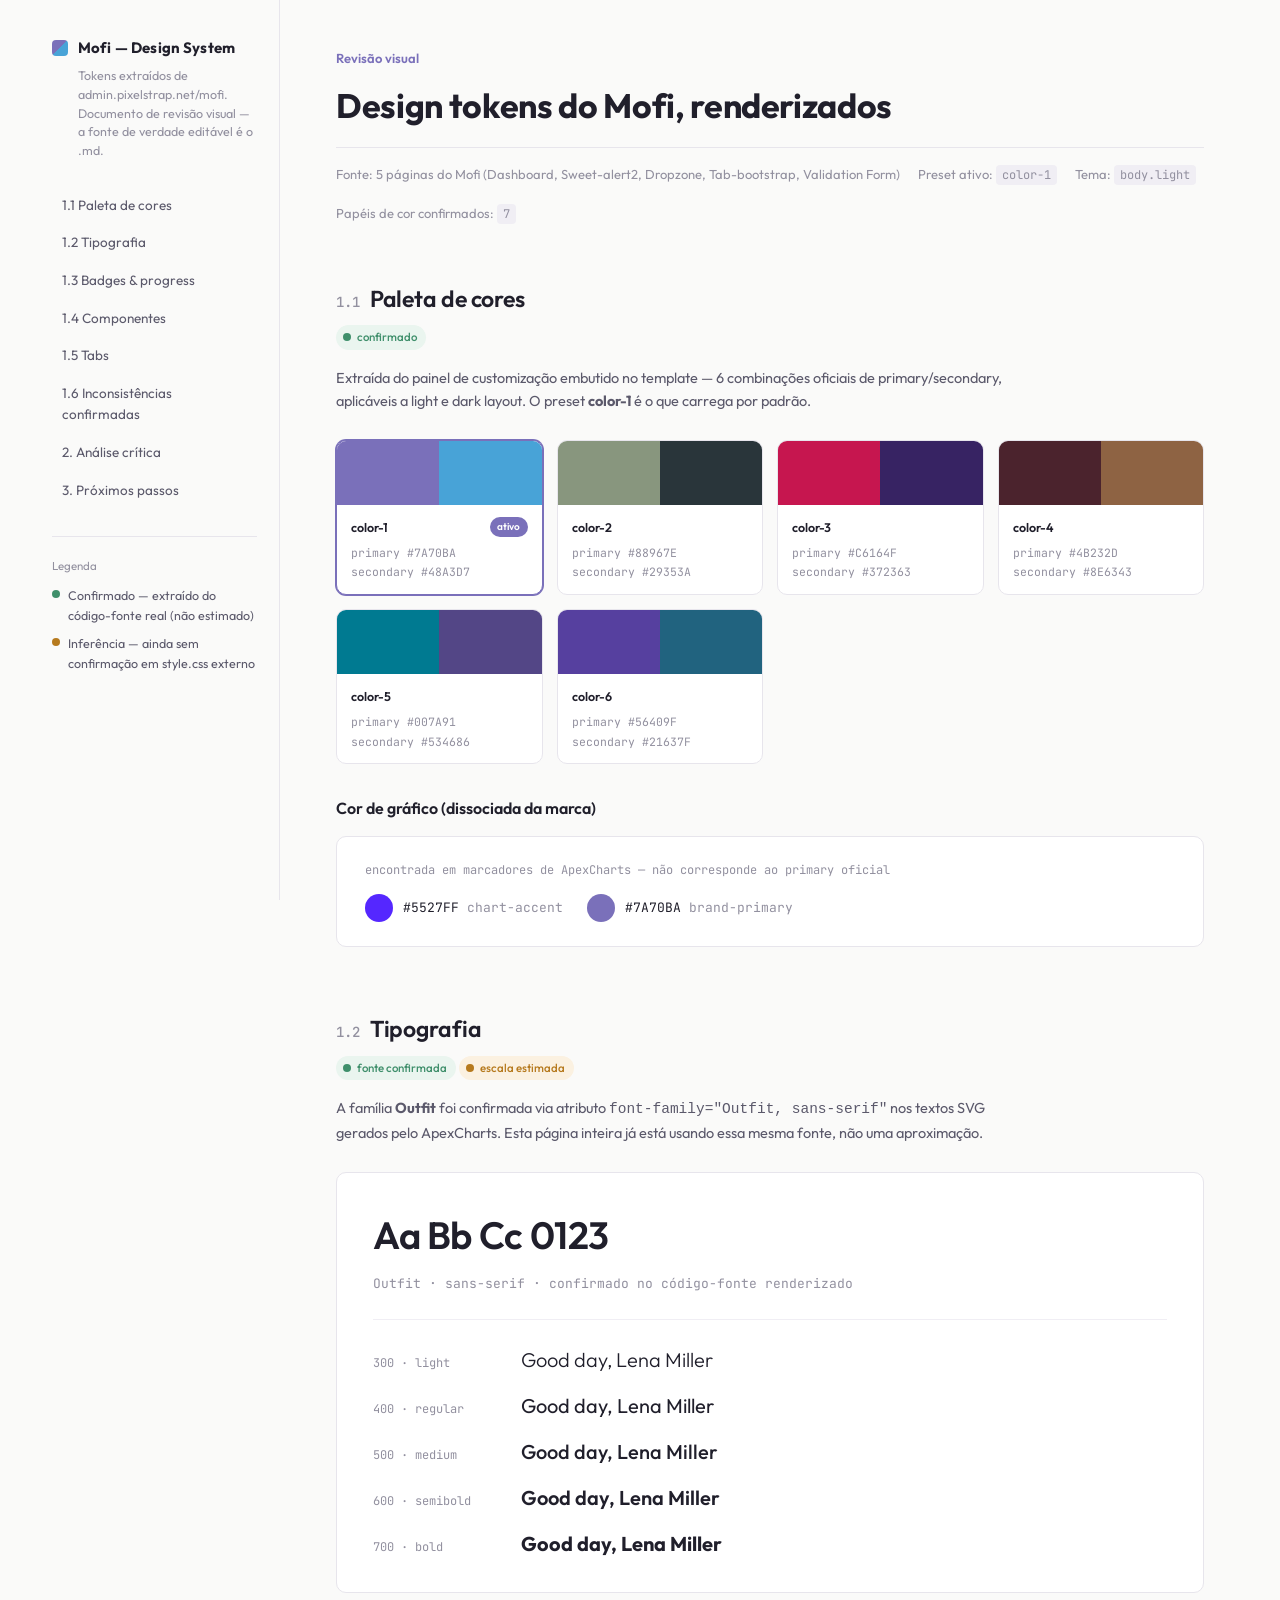
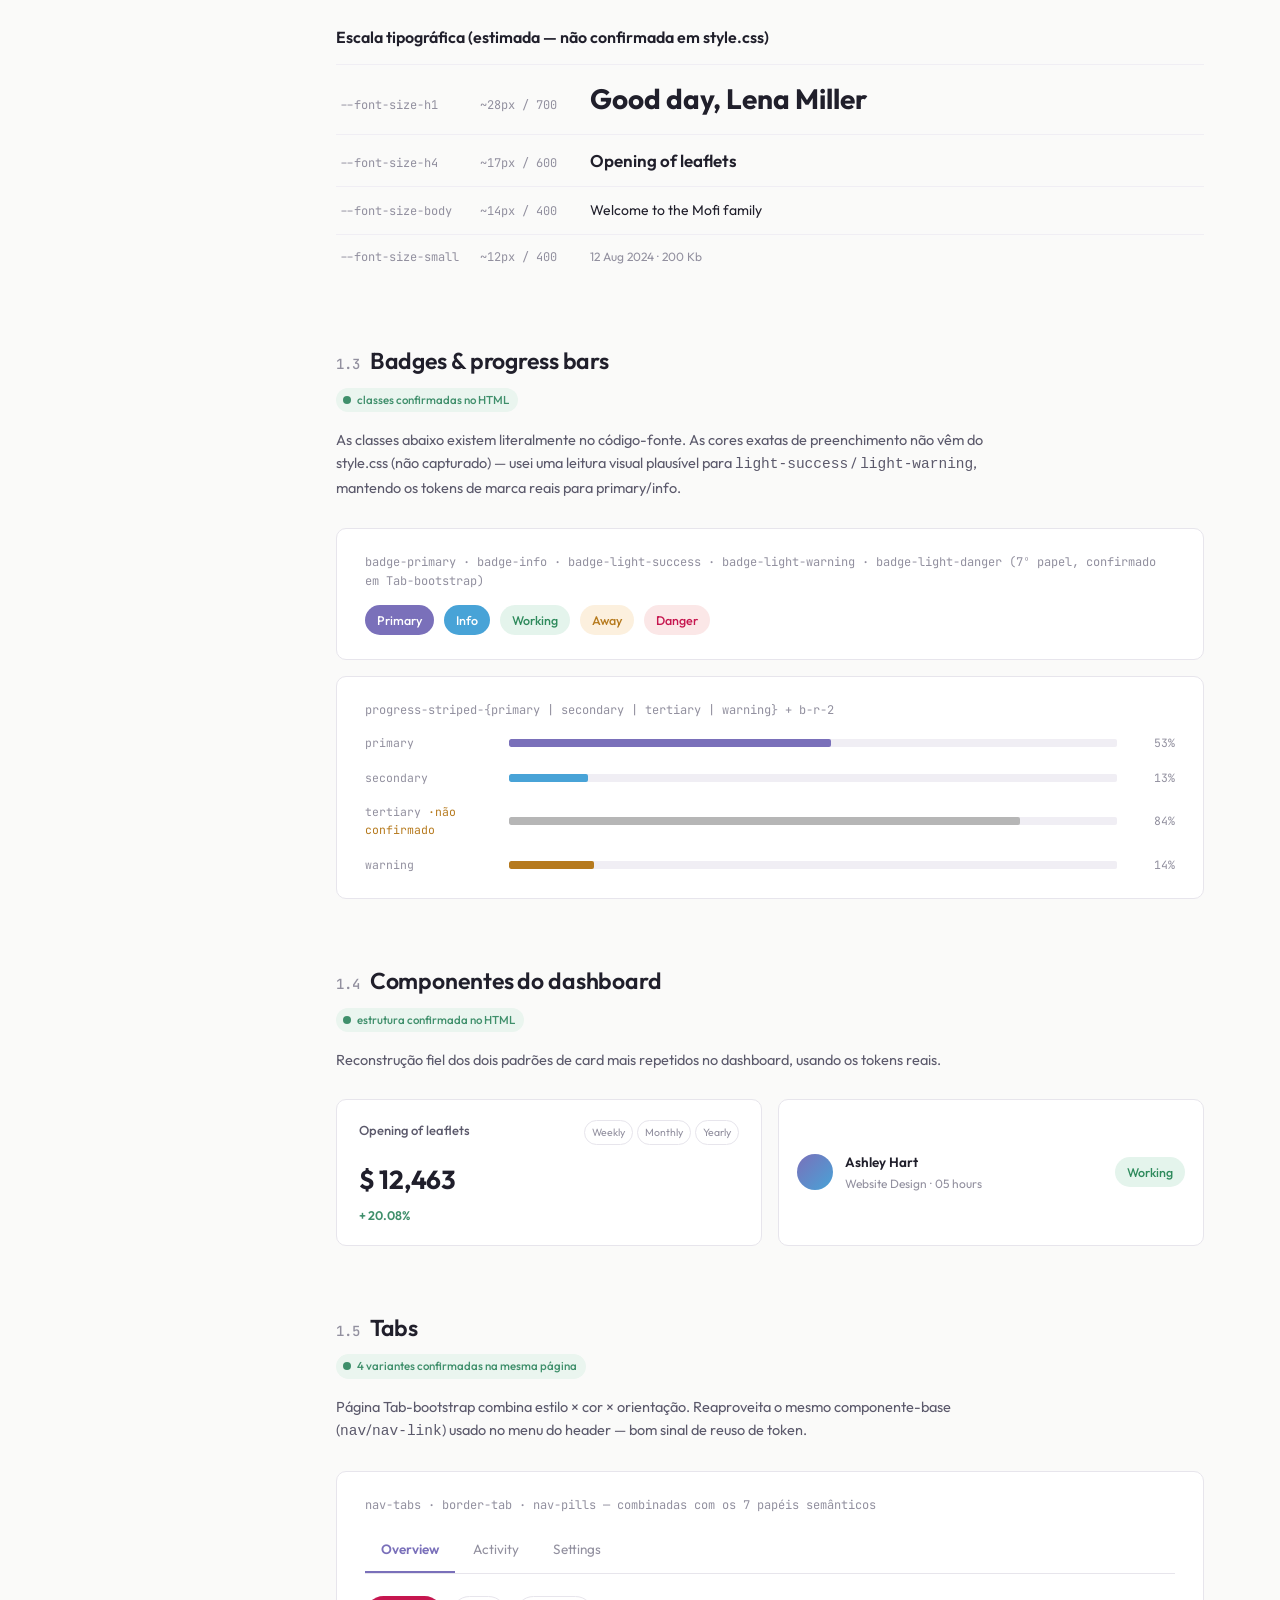
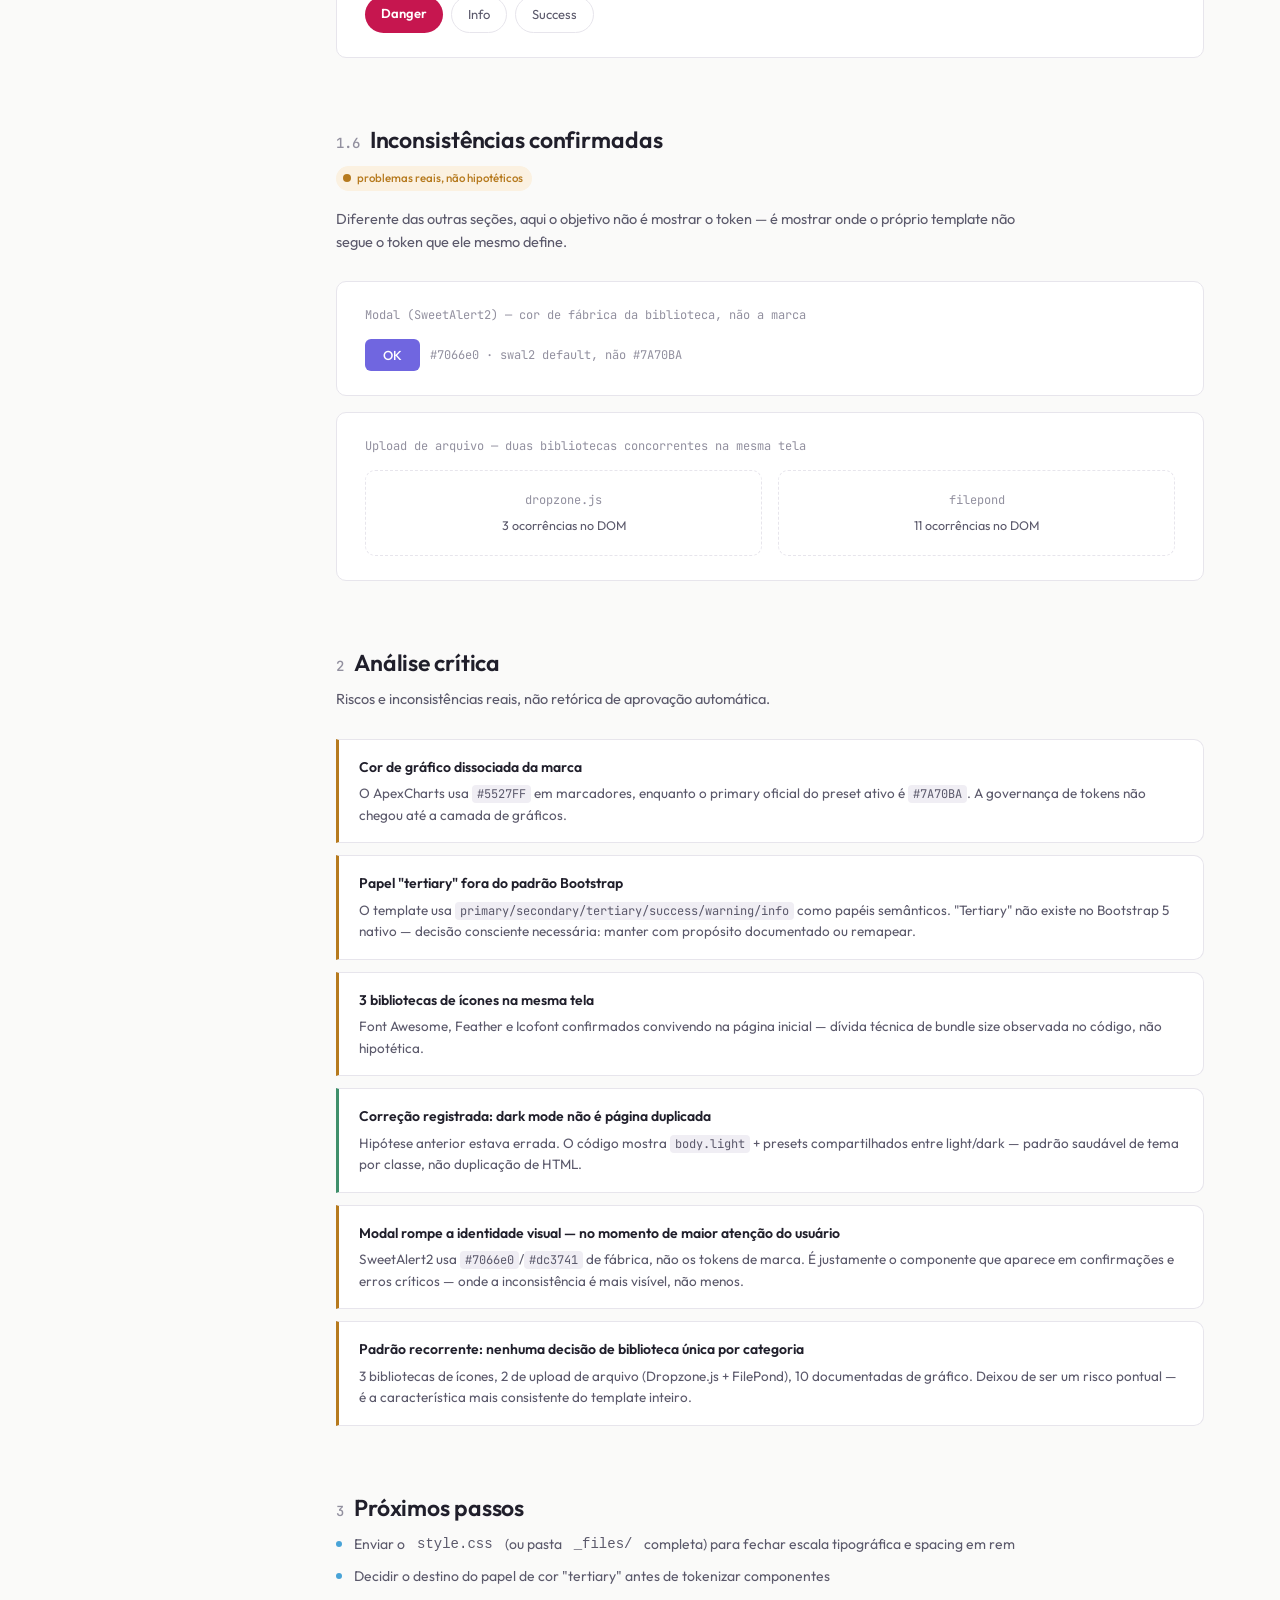
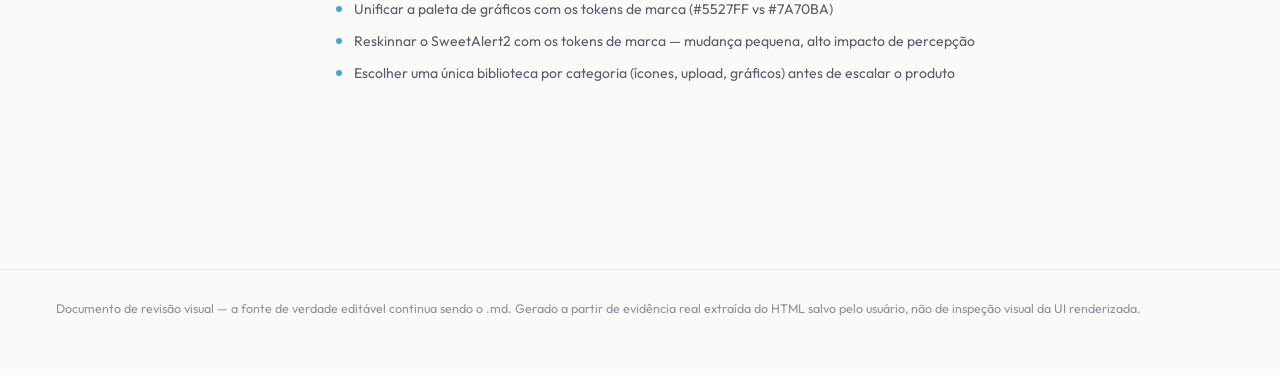
<file: design-system.html>
<!DOCTYPE html>
<html lang="pt-BR">
<head>
<meta charset="UTF-8">
<meta name="viewport" content="width=device-width, initial-scale=1.0">
<title>Design System — Mofi (Pixelstrap) · Revisão visual</title>
<link rel="preconnect" href="https://fonts.googleapis.com">
<link rel="preconnect" href="https://fonts.gstatic.com" crossorigin>
<link href="https://fonts.googleapis.com/css2?family=Outfit:wght@300;400;500;600;700;800&family=JetBrains+Mono:wght@400;500&display=swap" rel="stylesheet">
<style>
  :root{
    /* ---- tokens reais extraídos do template (preset color-1, ativo por padrão) ---- */
    --brand-primary: #7A70BA;
    --brand-secondary: #48A3D7;
    --chart-accent: #5527FF;
    --axis-gray: #8D8D8D;

    /* ---- chrome do próprio documento (não é do Mofi — é a nossa camada de leitura) ---- */
    --bg: #FAFAF9;
    --panel: #FFFFFF;
    --ink: #201F2B;
    --ink-soft: #5B596B;
    --ink-faint: #92909F;
    --line: #E7E5EC;
    --line-soft: #F0EEF4;
    --confirmed: #3F8F6B;
    --confirmed-bg: #EAF5EF;
    --inferred: #B67A1E;
    --inferred-bg: #FBF1E1;
    --radius-sm: 6px;
    --radius-md: 10px;
    --mono: 'JetBrains Mono', ui-monospace, 'SFMono-Regular', Menlo, monospace;
  }

  *{box-sizing:border-box}
  html{scroll-behavior:smooth}
  body{
    margin:0;
    background:var(--bg);
    color:var(--ink);
    font-family:'Outfit', sans-serif;
    font-size:16px;
    line-height:1.6;
    -webkit-font-smoothing:antialiased;
  }

  .layout{
    display:grid;
    grid-template-columns:260px minmax(0,1fr);
    max-width:1240px;
    margin:0 auto;
  }

  /* ---------- SIDEBAR ---------- */
  aside{
    position:sticky;
    top:0;
    align-self:start;
    height:100vh;
    overflow-y:auto;
    padding:36px 22px 36px 32px;
    border-right:1px solid var(--line);
  }
  .brand{
    display:flex;
    align-items:center;
    gap:10px;
    margin-bottom:6px;
  }
  .brand-swatch{
    width:16px;height:16px;border-radius:4px;
    background:linear-gradient(135deg, var(--brand-primary) 50%, var(--brand-secondary) 50%);
    flex-shrink:0;
  }
  .brand-name{font-weight:700;font-size:15px;letter-spacing:.01em}
  .brand-sub{font-size:12.5px;color:var(--ink-faint);margin:0 0 28px 26px;line-height:1.5}

  nav.toc{display:flex;flex-direction:column;gap:2px;margin-bottom:28px}
  nav.toc a{
    color:var(--ink-soft);
    text-decoration:none;
    font-size:13.5px;
    padding:7px 10px;
    border-radius:var(--radius-sm);
    transition:background .15s, color .15s;
  }
  nav.toc a:hover{background:var(--line-soft);color:var(--ink)}
  nav.toc a.sub{padding-left:22px;font-size:13px;color:var(--ink-faint)}

  .legend{
    padding-top:20px;
    border-top:1px solid var(--line);
  }
  .legend-title{font-size:11.5px;color:var(--ink-faint);margin-bottom:10px}
  .legend-row{display:flex;align-items:flex-start;gap:8px;font-size:12.5px;color:var(--ink-soft);margin-bottom:8px}
  .dot{width:8px;height:8px;border-radius:50%;margin-top:5px;flex-shrink:0}
  .dot.ok{background:var(--confirmed)}
  .dot.inf{background:var(--inferred)}

  /* ---------- MAIN ---------- */
  main{padding:48px 56px 120px 56px; min-width:0}

  .doc-head{margin-bottom:56px}
  .doc-head .kicker{
    font-size:13px;color:var(--brand-primary);font-weight:600;margin:0 0 10px 0;
  }
  h1{font-size:34px;font-weight:700;letter-spacing:-0.01em;margin:0 0 14px 0}
  .doc-meta{
    display:flex;flex-wrap:wrap;gap:18px;
    font-size:13px;color:var(--ink-faint);
    padding-top:16px;border-top:1px solid var(--line);
  }
  .doc-meta code{font-family:var(--mono);background:var(--line-soft);padding:2px 6px;border-radius:4px;font-size:12px}

  section{margin-bottom:64px;scroll-margin-top:24px}
  section h2{
    font-size:23px;font-weight:600;margin:0 0 6px 0;letter-spacing:-0.005em;
    display:flex;align-items:baseline;gap:10px;
  }
  section h2 .num{font-family:var(--mono);font-size:14px;color:var(--ink-faint);font-weight:500}
  .section-intro{color:var(--ink-soft);font-size:14.5px;max-width:680px;margin:0 0 28px 0}
  h3{font-size:16px;font-weight:600;margin:32px 0 14px 0}

  .status{
    display:inline-flex;align-items:center;gap:6px;
    font-size:11.5px;font-weight:500;
    padding:3px 9px 3px 7px;border-radius:20px;
    margin-bottom:16px;
  }
  .status .dot{margin-top:0}
  .status.ok{background:var(--confirmed-bg);color:var(--confirmed)}
  .status.inf{background:var(--inferred-bg);color:var(--inferred)}

  /* ---------- color swatches ---------- */
  .preset-grid{
    display:grid;grid-template-columns:repeat(auto-fill,minmax(200px,1fr));
    gap:14px;margin-bottom:8px;
  }
  .preset{
    border:1px solid var(--line);border-radius:var(--radius-md);
    overflow:hidden;background:var(--panel);
    position:relative;
  }
  .preset.active{border-color:var(--brand-primary);box-shadow:0 0 0 1px var(--brand-primary)}
  .preset-swatch{height:64px;display:flex}
  .preset-swatch div{flex:1}
  .preset-body{padding:12px 14px}
  .preset-name{font-size:12.5px;font-weight:600;display:flex;align-items:center;justify-content:space-between}
  .active-pill{
    font-size:10px;font-weight:600;color:#fff;background:var(--brand-primary);
    padding:2px 7px;border-radius:20px;letter-spacing:.02em;
  }
  .preset-hex{font-family:var(--mono);font-size:11.5px;color:var(--ink-faint);margin-top:6px;line-height:1.7}
  .preset-hex span{display:block}

  /* ---------- typography ---------- */
  .type-specimen{
    background:var(--panel);border:1px solid var(--line);border-radius:var(--radius-md);
    padding:32px 36px;margin-bottom:20px;
  }
  .type-specimen .glyphs{font-size:38px;font-weight:600;letter-spacing:-0.01em;margin-bottom:8px;word-break:break-word}
  .type-specimen .meta{font-size:13px;color:var(--ink-faint);font-family:var(--mono)}
  .weight-rows{display:flex;flex-direction:column;gap:14px;margin-top:24px;padding-top:24px;border-top:1px solid var(--line-soft)}
  .weight-row{display:flex;align-items:baseline;gap:18px}
  .weight-row .w-label{width:130px;font-family:var(--mono);font-size:12px;color:var(--ink-faint);flex-shrink:0}
  .weight-row .w-sample{font-size:20px}

  .scale-table{width:100%;border-collapse:collapse;margin-top:8px}
  .scale-table td{padding:12px 4px;border-top:1px solid var(--line-soft);vertical-align:baseline}
  .scale-table td.tok{font-family:var(--mono);font-size:12px;color:var(--ink-faint);width:140px}
  .scale-table td.val{font-family:var(--mono);font-size:12px;color:var(--ink-faint);width:110px}
  .scale-table td.sample{font-weight:600}

  /* ---------- badges / progress ---------- */
  .demo-row{
    background:var(--panel);border:1px solid var(--line);border-radius:var(--radius-md);
    padding:24px 28px;margin-bottom:16px;
  }
  .demo-label{font-size:12px;font-family:var(--mono);color:var(--ink-faint);margin-bottom:14px}
  .badges{display:flex;flex-wrap:wrap;gap:10px}
  .badge{
    display:inline-flex;align-items:center;padding:5px 12px;border-radius:20px;
    font-size:12.5px;font-weight:500;
  }
  .badge-primary{background:var(--brand-primary);color:#fff}
  .badge-info{background:var(--brand-secondary);color:#fff}
  .badge-light-success{background:#E4F4EC;color:#2E8A5C}
  .badge-light-warning{background:#FCF0DE;color:#B67A1E}
  .badge-light-danger{background:#FBE7E7;color:#C6164F}

  .progress-set{display:flex;flex-direction:column;gap:16px}
  .progress-item{display:grid;grid-template-columns:130px 1fr 44px;align-items:center;gap:14px}
  .progress-item .p-label{font-family:var(--mono);font-size:11.5px;color:var(--ink-faint)}
  .progress-track{height:8px;background:var(--line-soft);border-radius:2px;overflow:hidden}
  .progress-fill{height:100%;border-radius:2px}
  .progress-item .p-val{font-family:var(--mono);font-size:11.5px;color:var(--ink-faint);text-align:right}

  /* ---------- component cards ---------- */
  .comp-grid{display:grid;grid-template-columns:repeat(auto-fit,minmax(260px,1fr));gap:16px}
  .kpi-card{
    background:var(--panel);border:1px solid var(--line);border-radius:var(--radius-md);
    padding:20px 22px;
  }
  .kpi-top{display:flex;justify-content:space-between;align-items:flex-start;margin-bottom:14px}
  .kpi-title{font-size:13px;color:var(--ink-soft);font-weight:500}
  .kpi-period{display:flex;gap:4px}
  .kpi-period span{font-size:10.5px;color:var(--ink-faint);padding:3px 7px;border:1px solid var(--line);border-radius:14px}
  .kpi-value{font-size:26px;font-weight:700;letter-spacing:-0.01em;margin-bottom:4px}
  .kpi-delta{font-size:12.5px;font-weight:600;color:var(--confirmed)}

  .member-row{
    display:flex;align-items:center;gap:12px;
    background:var(--panel);border:1px solid var(--line);border-radius:var(--radius-md);
    padding:14px 18px;
  }
  .avatar{
    width:36px;height:36px;border-radius:50%;
    background:linear-gradient(135deg,var(--brand-primary),var(--brand-secondary));
    flex-shrink:0;
  }
  .member-info{flex:1;min-width:0}
  .member-name{font-size:13.5px;font-weight:600}
  .member-role{font-size:12px;color:var(--ink-faint)}

  /* ---------- critique callouts ---------- */
  .callout{
    border-left:3px solid var(--inferred);
    background:var(--panel);border-top:1px solid var(--line);border-right:1px solid var(--line);border-bottom:1px solid var(--line);
    border-radius:0 var(--radius-md) var(--radius-md) 0;
    padding:16px 20px;margin-bottom:12px;
  }
  .callout.fixed{border-left-color:var(--confirmed)}
  .callout-title{font-weight:600;font-size:14px;margin-bottom:5px}
  .callout p{margin:0;font-size:13.5px;color:var(--ink-soft)}
  .callout code{font-family:var(--mono);font-size:12px;background:var(--line-soft);padding:1px 5px;border-radius:4px}

  .next-list{list-style:none;padding:0;margin:0;display:flex;flex-direction:column;gap:10px}
  .next-list li{
    display:flex;gap:12px;align-items:flex-start;
    font-size:14px;color:var(--ink-soft);
  }
  .next-list li::before{
    content:"";width:6px;height:6px;border-radius:50%;background:var(--brand-secondary);
    margin-top:8px;flex-shrink:0;
  }

  footer{
    padding:28px 56px 60px 56px;
    color:var(--ink-faint);font-size:12.5px;
    border-top:1px solid var(--line);
  }

  @media (max-width: 860px){
    .layout{grid-template-columns:1fr}
    aside{position:relative;height:auto;border-right:none;border-bottom:1px solid var(--line)}
    main{padding:36px 22px 80px 22px}
  }
</style>
</head>
<body>

<div class="layout">

  <aside>
    <div class="brand">
      <div class="brand-swatch"></div>
      <div class="brand-name">Mofi — Design System</div>
    </div>
    <p class="brand-sub">Tokens extraídos de admin.pixelstrap.net/mofi. Documento de revisão visual — a fonte de verdade editável é o .md.</p>

    <nav class="toc">
      <a href="#cores">1.1 Paleta de cores</a>
      <a href="#tipografia">1.2 Tipografia</a>
      <a href="#semantica">1.3 Badges & progress</a>
      <a href="#componentes">1.4 Componentes</a>
      <a href="#tabs">1.5 Tabs</a>
      <a href="#inconsistencias">1.6 Inconsistências confirmadas</a>
      <a href="#critica">2. Análise crítica</a>
      <a href="#proximos">3. Próximos passos</a>
    </nav>

    <div class="legend">
      <div class="legend-title">Legenda</div>
      <div class="legend-row"><span class="dot ok"></span> Confirmado — extraído do código-fonte real (não estimado)</div>
      <div class="legend-row"><span class="dot inf"></span> Inferência — ainda sem confirmação em style.css externo</div>
    </div>
  </aside>

  <main>

    <div class="doc-head">
      <p class="kicker">Revisão visual</p>
      <h1>Design tokens do Mofi, renderizados</h1>
      <div class="doc-meta">
        <span>Fonte: 5 páginas do Mofi (Dashboard, Sweet-alert2, Dropzone, Tab-bootstrap, Validation Form)</span>
        <span>Preset ativo: <code>color-1</code></span>
        <span>Tema: <code>body.light</code></span>
        <span>Papéis de cor confirmados: <code>7</code></span>
      </div>
    </div>

    <section id="cores">
      <h2><span class="num">1.1</span>Paleta de cores</h2>
      <span class="status ok"><span class="dot ok"></span>confirmado</span>
      <p class="section-intro">Extraída do painel de customização embutido no template — 6 combinações oficiais de primary/secondary, aplicáveis a light e dark layout. O preset <strong>color-1</strong> é o que carrega por padrão.</p>

      <div class="preset-grid">
        <div class="preset active">
          <div class="preset-swatch"><div style="background:#7A70BA"></div><div style="background:#48A3D7"></div></div>
          <div class="preset-body">
            <div class="preset-name">color-1 <span class="active-pill">ativo</span></div>
            <div class="preset-hex"><span>primary #7A70BA</span><span>secondary #48A3D7</span></div>
          </div>
        </div>
        <div class="preset">
          <div class="preset-swatch"><div style="background:#88967E"></div><div style="background:#29353A"></div></div>
          <div class="preset-body">
            <div class="preset-name">color-2</div>
            <div class="preset-hex"><span>primary #88967E</span><span>secondary #29353A</span></div>
          </div>
        </div>
        <div class="preset">
          <div class="preset-swatch"><div style="background:#C6164F"></div><div style="background:#372363"></div></div>
          <div class="preset-body">
            <div class="preset-name">color-3</div>
            <div class="preset-hex"><span>primary #C6164F</span><span>secondary #372363</span></div>
          </div>
        </div>
        <div class="preset">
          <div class="preset-swatch"><div style="background:#4B232D"></div><div style="background:#8E6343"></div></div>
          <div class="preset-body">
            <div class="preset-name">color-4</div>
            <div class="preset-hex"><span>primary #4B232D</span><span>secondary #8E6343</span></div>
          </div>
        </div>
        <div class="preset">
          <div class="preset-swatch"><div style="background:#007A91"></div><div style="background:#534686"></div></div>
          <div class="preset-body">
            <div class="preset-name">color-5</div>
            <div class="preset-hex"><span>primary #007A91</span><span>secondary #534686</span></div>
          </div>
        </div>
        <div class="preset">
          <div class="preset-swatch"><div style="background:#56409F"></div><div style="background:#21637F"></div></div>
          <div class="preset-body">
            <div class="preset-name">color-6</div>
            <div class="preset-hex"><span>primary #56409F</span><span>secondary #21637F</span></div>
          </div>
        </div>
      </div>

      <h3>Cor de gráfico (dissociada da marca)</h3>
      <div class="demo-row">
        <div class="demo-label">encontrada em marcadores de ApexCharts — não corresponde ao primary oficial</div>
        <div style="display:flex;gap:24px;align-items:center">
          <div style="display:flex;align-items:center;gap:10px">
            <div style="width:28px;height:28px;border-radius:50%;background:#5527FF"></div>
            <span style="font-family:var(--mono);font-size:13px">#5527FF <span style="color:var(--ink-faint)">chart-accent</span></span>
          </div>
          <div style="display:flex;align-items:center;gap:10px">
            <div style="width:28px;height:28px;border-radius:50%;background:#7A70BA"></div>
            <span style="font-family:var(--mono);font-size:13px">#7A70BA <span style="color:var(--ink-faint)">brand-primary</span></span>
          </div>
        </div>
      </div>
    </section>

    <section id="tipografia">
      <h2><span class="num">1.2</span>Tipografia</h2>
      <span class="status ok"><span class="dot ok"></span>fonte confirmada</span>
      <span class="status inf"><span class="dot inf"></span>escala estimada</span>
      <p class="section-intro">A família <strong>Outfit</strong> foi confirmada via atributo <code>font-family="Outfit, sans-serif"</code> nos textos SVG gerados pelo ApexCharts. Esta página inteira já está usando essa mesma fonte, não uma aproximação.</p>

      <div class="type-specimen">
        <div class="glyphs">Aa Bb Cc 0123</div>
        <div class="meta">Outfit · sans-serif · confirmado no código-fonte renderizado</div>

        <div class="weight-rows">
          <div class="weight-row"><span class="w-label">300 · light</span><span class="w-sample" style="font-weight:300">Good day, Lena Miller</span></div>
          <div class="weight-row"><span class="w-label">400 · regular</span><span class="w-sample" style="font-weight:400">Good day, Lena Miller</span></div>
          <div class="weight-row"><span class="w-label">500 · medium</span><span class="w-sample" style="font-weight:500">Good day, Lena Miller</span></div>
          <div class="weight-row"><span class="w-label">600 · semibold</span><span class="w-sample" style="font-weight:600">Good day, Lena Miller</span></div>
          <div class="weight-row"><span class="w-label">700 · bold</span><span class="w-sample" style="font-weight:700">Good day, Lena Miller</span></div>
        </div>
      </div>

      <h3>Escala tipográfica (estimada — não confirmada em style.css)</h3>
      <table class="scale-table">
        <tr><td class="tok">--font-size-h1</td><td class="val">~28px / 700</td><td class="sample" style="font-size:28px;font-weight:700">Good day, Lena Miller</td></tr>
        <tr><td class="tok">--font-size-h4</td><td class="val">~17px / 600</td><td class="sample" style="font-size:17px;font-weight:600">Opening of leaflets</td></tr>
        <tr><td class="tok">--font-size-body</td><td class="val">~14px / 400</td><td class="sample" style="font-size:14px;font-weight:400">Welcome to the Mofi family</td></tr>
        <tr><td class="tok">--font-size-small</td><td class="val">~12px / 400</td><td class="sample" style="font-size:12px;font-weight:400;color:var(--ink-faint)">12 Aug 2024 · 200 Kb</td></tr>
      </table>
    </section>

    <section id="semantica">
      <h2><span class="num">1.3</span>Badges & progress bars</h2>
      <span class="status ok"><span class="dot ok"></span>classes confirmadas no HTML</span>
      <p class="section-intro">As classes abaixo existem literalmente no código-fonte. As cores exatas de preenchimento não vêm do style.css (não capturado) — usei uma leitura visual plausível para <code>light-success</code> / <code>light-warning</code>, mantendo os tokens de marca reais para primary/info.</p>

      <div class="demo-row">
        <div class="demo-label">badge-primary · badge-info · badge-light-success · badge-light-warning · badge-light-danger (7º papel, confirmado em Tab-bootstrap)</div>
        <div class="badges">
          <span class="badge badge-primary">Primary</span>
          <span class="badge badge-info">Info</span>
          <span class="badge badge-light-success">Working</span>
          <span class="badge badge-light-warning">Away</span>
          <span class="badge badge-light-danger">Danger</span>
        </div>
      </div>

      <div class="demo-row">
        <div class="demo-label">progress-striped-{primary | secondary | tertiary | warning} + b-r-2</div>
        <div class="progress-set">
          <div class="progress-item">
            <span class="p-label">primary</span>
            <div class="progress-track"><div class="progress-fill" style="width:53%;background:#7A70BA"></div></div>
            <span class="p-val">53%</span>
          </div>
          <div class="progress-item">
            <span class="p-label">secondary</span>
            <div class="progress-track"><div class="progress-fill" style="width:13%;background:#48A3D7"></div></div>
            <span class="p-val">13%</span>
          </div>
          <div class="progress-item">
            <span class="p-label">tertiary <span style="color:var(--inferred)">·não confirmado</span></span>
            <div class="progress-track"><div class="progress-fill" style="width:84%;background:#B6B6B6"></div></div>
            <span class="p-val">84%</span>
          </div>
          <div class="progress-item">
            <span class="p-label">warning</span>
            <div class="progress-track"><div class="progress-fill" style="width:14%;background:#B67A1E"></div></div>
            <span class="p-val">14%</span>
          </div>
        </div>
      </div>
    </section>

    <section id="componentes">
      <h2><span class="num">1.4</span>Componentes do dashboard</h2>
      <span class="status ok"><span class="dot ok"></span>estrutura confirmada no HTML</span>
      <p class="section-intro">Reconstrução fiel dos dois padrões de card mais repetidos no dashboard, usando os tokens reais.</p>

      <div class="comp-grid">
        <div class="kpi-card">
          <div class="kpi-top">
            <span class="kpi-title">Opening of leaflets</span>
            <div class="kpi-period"><span>Weekly</span><span>Monthly</span><span>Yearly</span></div>
          </div>
          <div class="kpi-value">$ 12,463</div>
          <div class="kpi-delta">+ 20.08%</div>
        </div>

        <div class="member-row">
          <div class="avatar"></div>
          <div class="member-info">
            <div class="member-name">Ashley Hart</div>
            <div class="member-role">Website Design · 05 hours</div>
          </div>
          <span class="badge badge-light-success">Working</span>
        </div>
      </div>
    </section>

    <section id="tabs">
      <h2><span class="num">1.5</span>Tabs</h2>
      <span class="status ok"><span class="dot ok"></span>4 variantes confirmadas na mesma página</span>
      <p class="section-intro">Página Tab-bootstrap combina estilo × cor × orientação. Reaproveita o mesmo componente-base (<code>nav</code>/<code>nav-link</code>) usado no menu do header — bom sinal de reuso de token.</p>

      <div class="demo-row">
        <div class="demo-label">nav-tabs · border-tab · nav-pills — combinadas com os 7 papéis semânticos</div>
        <div style="display:flex;flex-direction:column;gap:22px">
          <div style="display:flex;gap:2px;border-bottom:1px solid var(--line)">
            <span style="padding:10px 16px;font-size:13.5px;font-weight:600;color:var(--brand-primary);border-bottom:2px solid var(--brand-primary)">Overview</span>
            <span style="padding:10px 16px;font-size:13.5px;color:var(--ink-faint)">Activity</span>
            <span style="padding:10px 16px;font-size:13.5px;color:var(--ink-faint)">Settings</span>
          </div>
          <div style="display:flex;gap:8px">
            <span style="padding:7px 16px;border-radius:20px;font-size:13px;font-weight:600;background:#C6164F;color:#fff">Danger</span>
            <span style="padding:7px 16px;border-radius:20px;font-size:13px;color:var(--ink-soft);border:1px solid var(--line)">Info</span>
            <span style="padding:7px 16px;border-radius:20px;font-size:13px;color:var(--ink-soft);border:1px solid var(--line)">Success</span>
          </div>
        </div>
      </div>
    </section>

    <section id="inconsistencias">
      <h2><span class="num">1.6</span>Inconsistências confirmadas</h2>
      <span class="status inf"><span class="dot inf"></span>problemas reais, não hipotéticos</span>
      <p class="section-intro">Diferente das outras seções, aqui o objetivo não é mostrar o token — é mostrar onde o próprio template não segue o token que ele mesmo define.</p>

      <div class="demo-row">
        <div class="demo-label">Modal (SweetAlert2) — cor de fábrica da biblioteca, não a marca</div>
        <div style="display:flex;gap:28px;align-items:center;flex-wrap:wrap">
          <div style="display:flex;align-items:center;gap:10px">
            <button style="background:#7066e0;color:#fff;border:0;border-radius:6px;padding:8px 18px;font-family:'Outfit',sans-serif;font-size:13px;font-weight:500">OK</button>
            <span style="font-family:var(--mono);font-size:12px;color:var(--ink-faint)">#7066e0 · swal2 default, não #7A70BA</span>
          </div>
        </div>
      </div>

      <div class="demo-row">
        <div class="demo-label">Upload de arquivo — duas bibliotecas concorrentes na mesma tela</div>
        <div style="display:flex;gap:16px;flex-wrap:wrap">
          <div style="flex:1;min-width:180px;border:1.5px dashed var(--line);border-radius:var(--radius-md);padding:20px;text-align:center">
            <div style="font-size:12px;font-family:var(--mono);color:var(--ink-faint);margin-bottom:4px">dropzone.js</div>
            <div style="font-size:12.5px;color:var(--ink-soft)">3 ocorrências no DOM</div>
          </div>
          <div style="flex:1;min-width:180px;border:1.5px dashed var(--line);border-radius:var(--radius-md);padding:20px;text-align:center">
            <div style="font-size:12px;font-family:var(--mono);color:var(--ink-faint);margin-bottom:4px">filepond</div>
            <div style="font-size:12.5px;color:var(--ink-soft)">11 ocorrências no DOM</div>
          </div>
        </div>
      </div>
    </section>

    <section id="critica">
      <h2><span class="num">2</span>Análise crítica</h2>
      <p class="section-intro">Riscos e inconsistências reais, não retórica de aprovação automática.</p>

      <div class="callout">
        <div class="callout-title">Cor de gráfico dissociada da marca</div>
        <p>O ApexCharts usa <code>#5527FF</code> em marcadores, enquanto o primary oficial do preset ativo é <code>#7A70BA</code>. A governança de tokens não chegou até a camada de gráficos.</p>
      </div>

      <div class="callout">
        <div class="callout-title">Papel "tertiary" fora do padrão Bootstrap</div>
        <p>O template usa <code>primary/secondary/tertiary/success/warning/info</code> como papéis semânticos. "Tertiary" não existe no Bootstrap 5 nativo — decisão consciente necessária: manter com propósito documentado ou remapear.</p>
      </div>

      <div class="callout">
        <div class="callout-title">3 bibliotecas de ícones na mesma tela</div>
        <p>Font Awesome, Feather e Icofont confirmados convivendo na página inicial — dívida técnica de bundle size observada no código, não hipotética.</p>
      </div>

      <div class="callout fixed">
        <div class="callout-title">Correção registrada: dark mode não é página duplicada</div>
        <p>Hipótese anterior estava errada. O código mostra <code>body.light</code> + presets compartilhados entre light/dark — padrão saudável de tema por classe, não duplicação de HTML.</p>
      </div>

      <div class="callout">
        <div class="callout-title">Modal rompe a identidade visual — no momento de maior atenção do usuário</div>
        <p>SweetAlert2 usa <code>#7066e0</code>/<code>#dc3741</code> de fábrica, não os tokens de marca. É justamente o componente que aparece em confirmações e erros críticos — onde a inconsistência é mais visível, não menos.</p>
      </div>

      <div class="callout">
        <div class="callout-title">Padrão recorrente: nenhuma decisão de biblioteca única por categoria</div>
        <p>3 bibliotecas de ícones, 2 de upload de arquivo (Dropzone.js + FilePond), 10 documentadas de gráfico. Deixou de ser um risco pontual — é a característica mais consistente do template inteiro.</p>
      </div>
    </section>

    <section id="proximos">
      <h2><span class="num">3</span>Próximos passos</h2>
      <ul class="next-list">
        <li>Enviar o <code>style.css</code> (ou pasta <code>_files/</code> completa) para fechar escala tipográfica e spacing em rem</li>
        <li>Decidir o destino do papel de cor "tertiary" antes de tokenizar componentes</li>
        <li>Unificar a paleta de gráficos com os tokens de marca (#5527FF vs #7A70BA)</li>
        <li>Reskinnar o SweetAlert2 com os tokens de marca — mudança pequena, alto impacto de percepção</li>
        <li>Escolher uma única biblioteca por categoria (ícones, upload, gráficos) antes de escalar o produto</li>
      </ul>
    </section>

  </main>
</div>

<footer>
  Documento de revisão visual — a fonte de verdade editável continua sendo o .md. Gerado a partir de evidência real extraída do HTML salvo pelo usuário, não de inspeção visual da UI renderizada.
</footer>

</body>
</html>
</file>
